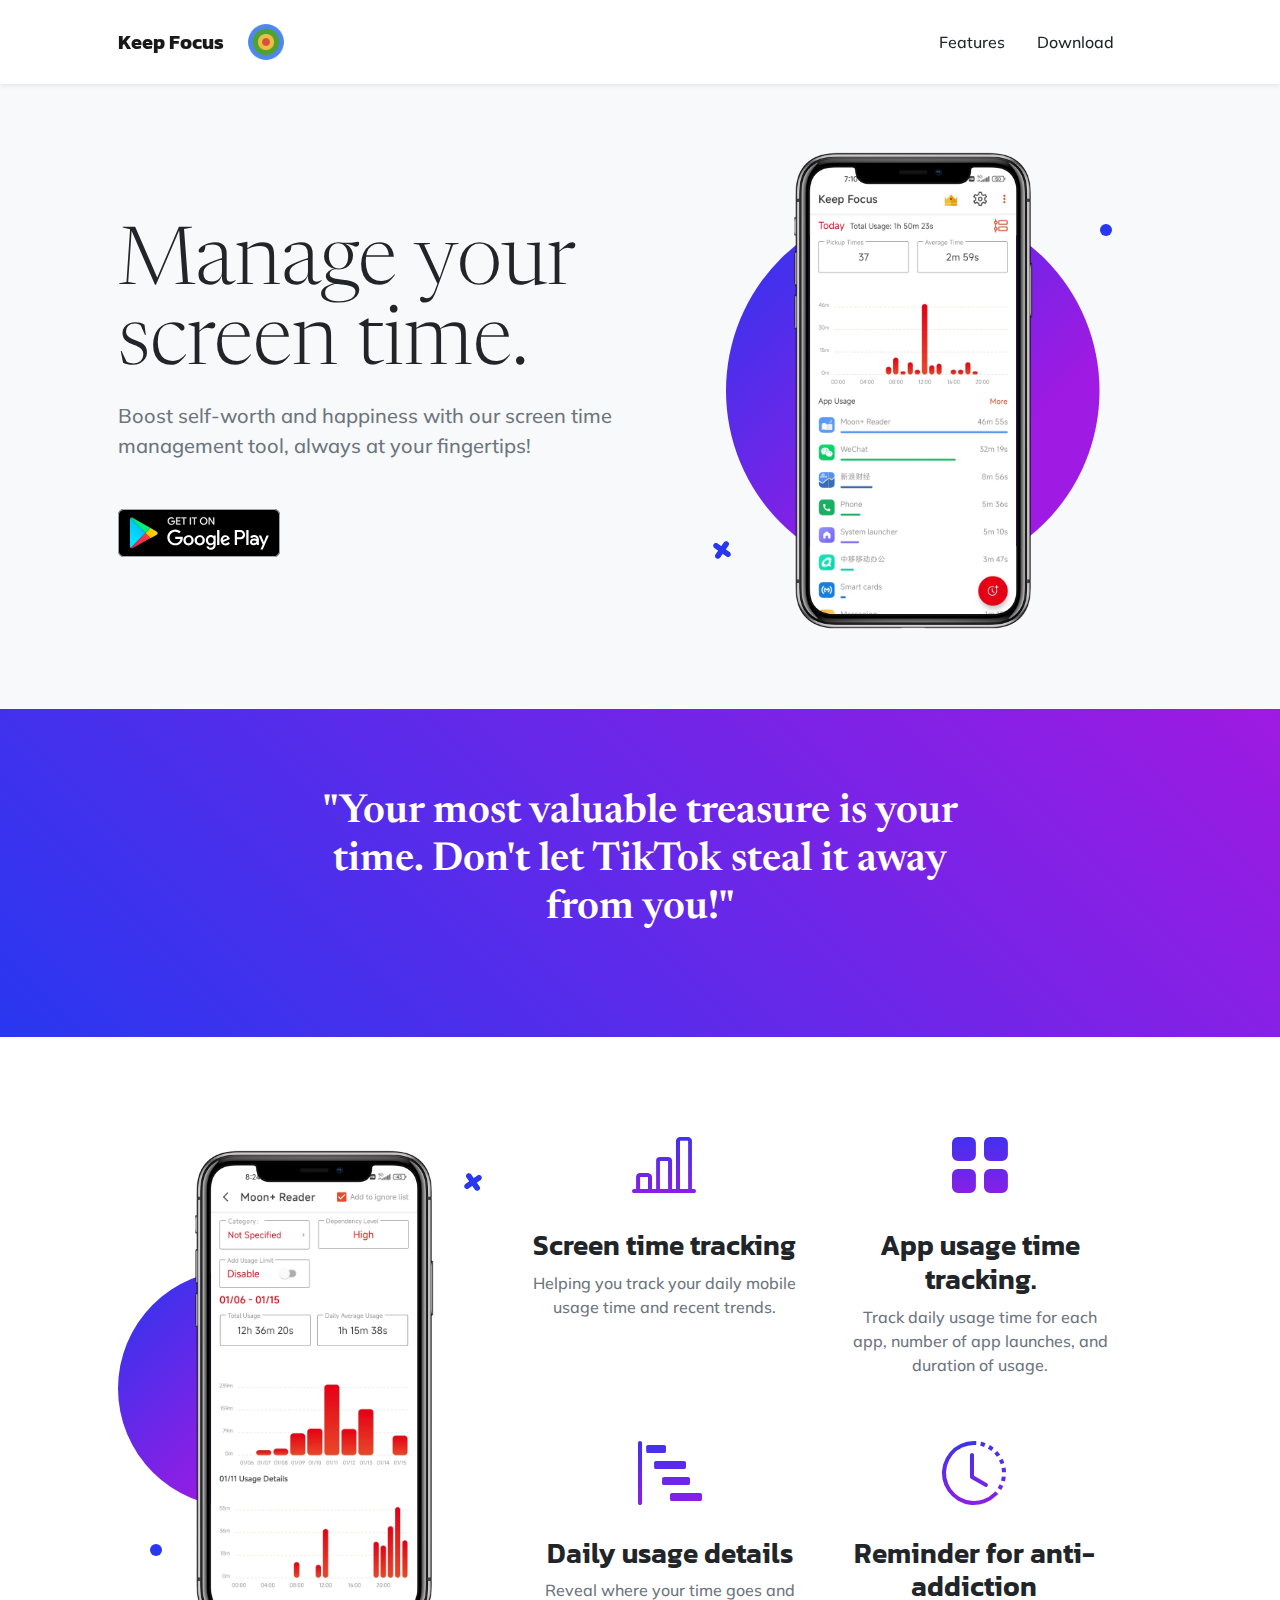
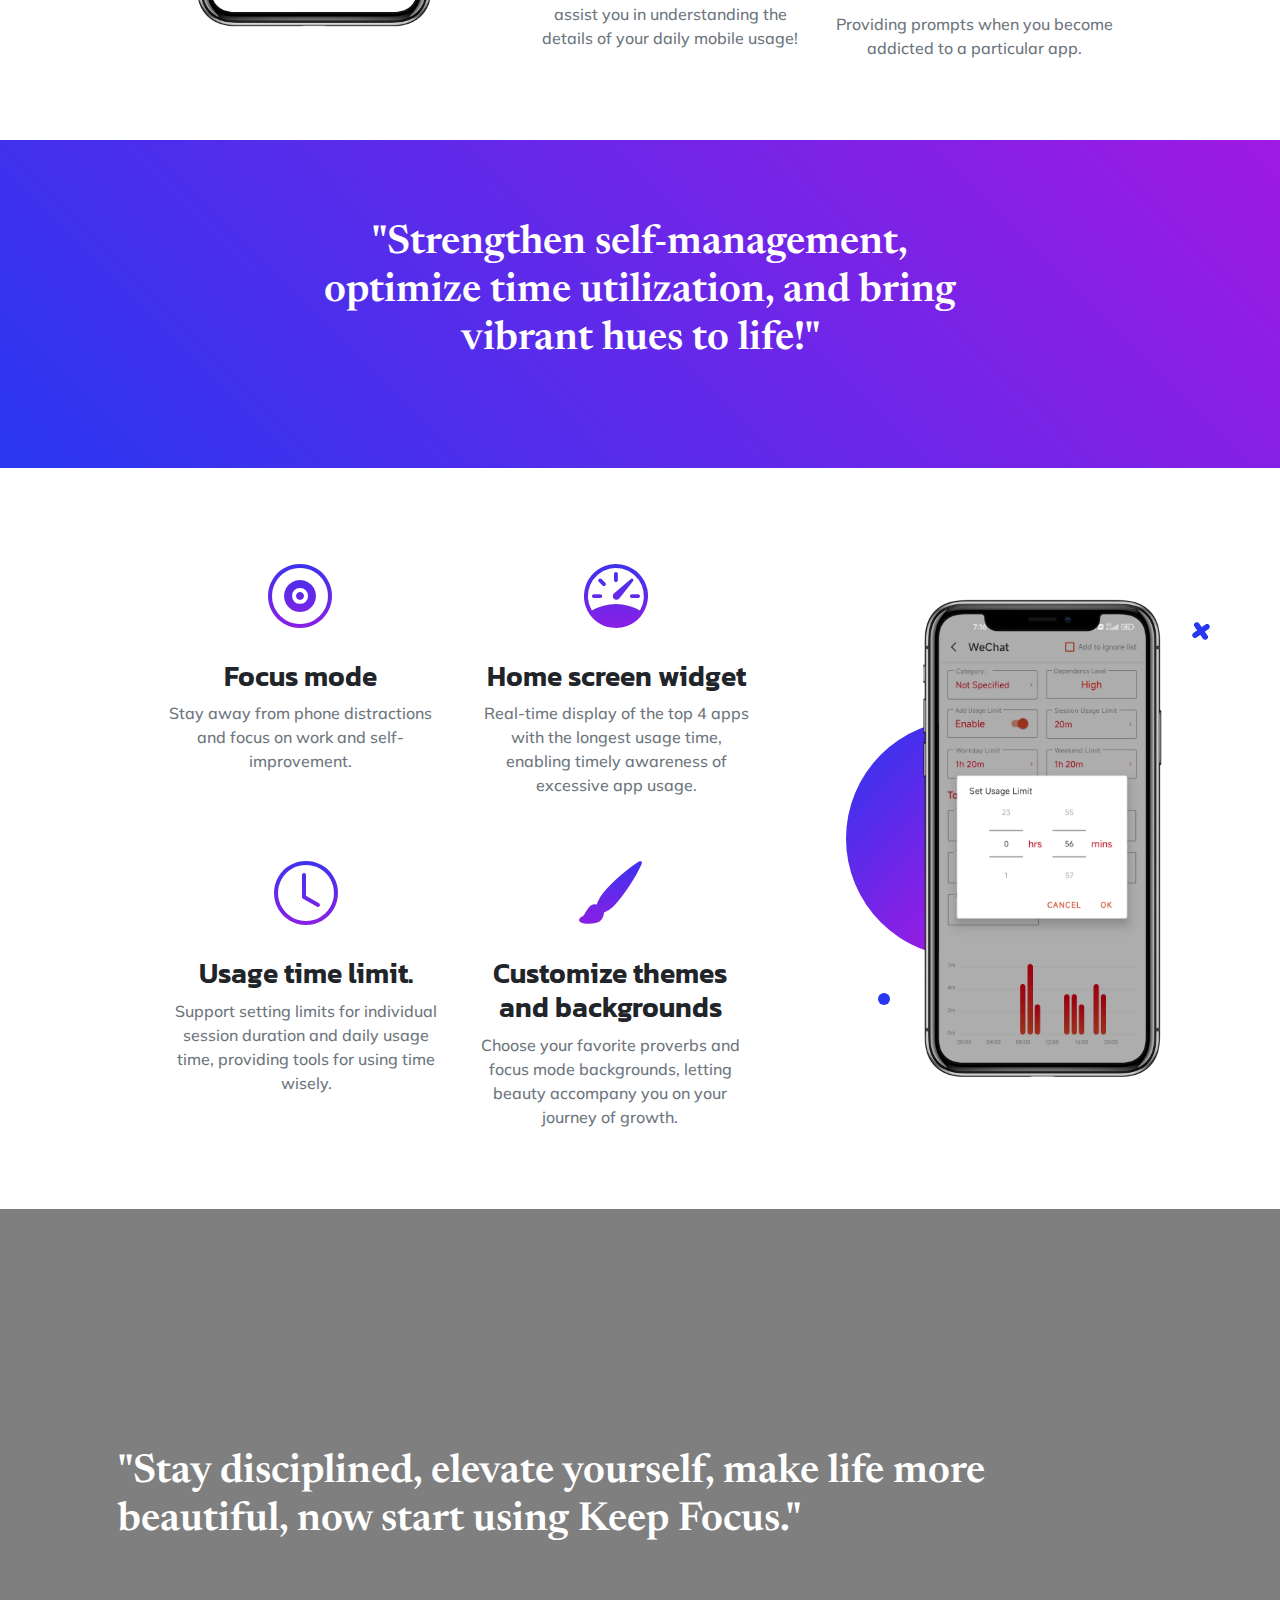
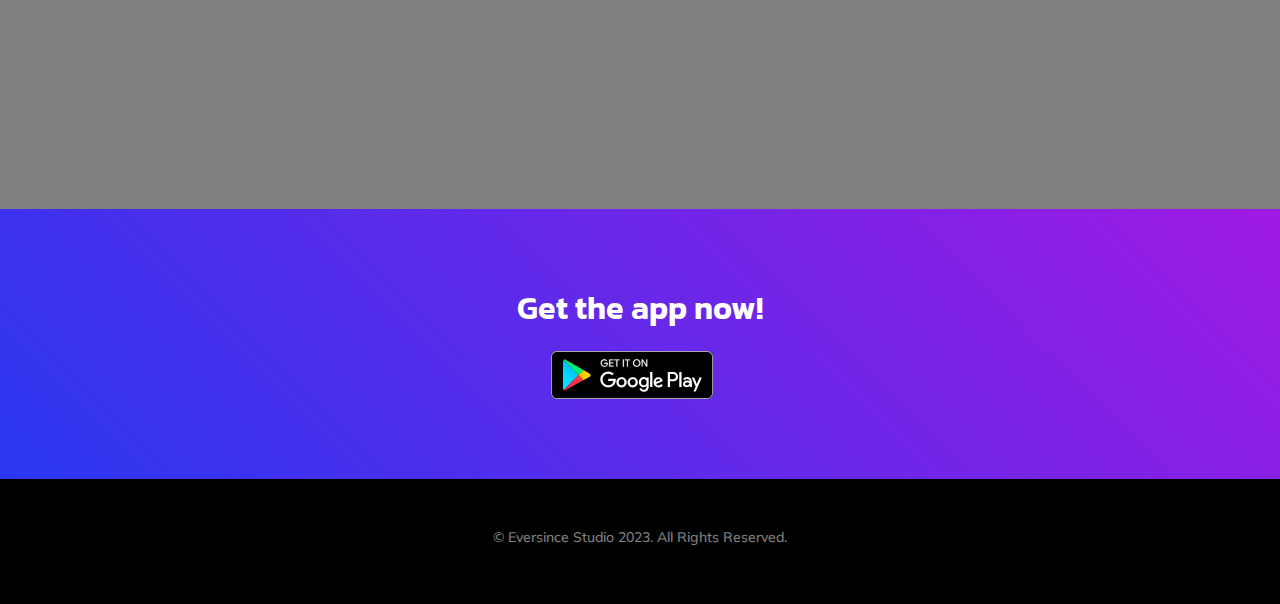
<file: index.html>
<!DOCTYPE html>
<html lang="en">
    <head>
        <meta charset="utf-8" />
        <meta name="viewport" content="width=device-width, initial-scale=1, shrink-to-fit=no" />
        <meta name="description" content="" />
        <meta name="author" content="" />
        <title>KeepFocus - Manage Your Screen Time</title>
        <link rel="icon" type="image/x-icon" href="assets/favicon.ico" />
        <!-- Bootstrap icons-->
        <link href="https://cdn.jsdelivr.net/npm/bootstrap-icons@1.5.0/font/bootstrap-icons.css" rel="stylesheet" />
        <!-- Google fonts-->
        <link rel="preconnect" href="https://fonts.gstatic.com" />
        <link href="https://fonts.googleapis.com/css2?family=Newsreader:ital,wght@0,600;1,600&amp;display=swap" rel="stylesheet" />
        <link href="https://fonts.googleapis.com/css2?family=Mulish:ital,wght@0,300;0,500;0,600;0,700;1,300;1,500;1,600;1,700&amp;display=swap" rel="stylesheet" />
        <link href="https://fonts.googleapis.com/css2?family=Kanit:ital,wght@0,400;1,400&amp;display=swap" rel="stylesheet" />
        <!-- Core theme CSS (includes Bootstrap)-->
        <link href="css/styles.css" rel="stylesheet" />
    </head>
    <body id="page-top">
        <!-- Navigation-->
        <nav class="navbar navbar-expand-lg navbar-light fixed-top shadow-sm" id="mainNav">
            <div class="container px-5">
                <a class="navbar-brand fw-bold" href="#page-top">Keep Focus</a>
                <img style="max-width: 5%; height: 5%" src="assets/img/logo.png" />
                <button class="navbar-toggler" type="button" data-bs-toggle="collapse" data-bs-target="#navbarResponsive" aria-controls="navbarResponsive" aria-expanded="false" aria-label="Toggle navigation">
                    Menu
                    <i class="bi-list"></i>
                </button>
                <div class="collapse navbar-collapse" id="navbarResponsive">
                    <ul class="navbar-nav ms-auto me-4 my-3 my-lg-0">
                        <li class="nav-item"><a class="nav-link me-lg-3" href="#features">Features</a></li>
                        <li class="nav-item"><a class="nav-link me-lg-3" href="#download">Download</a></li>
                    </ul>
                </div>
            </div>
        </nav>
        <!-- Mashead header-->
        <header class="masthead">
            <div class="container px-5">
                <div class="row gx-5 align-items-center">
                    <div class="col-lg-6">
                        <!-- Mashead text and app badges-->
                        <div class="mb-5 mb-lg-0 text-center text-lg-start">
                            <h1 class="display-1 lh-1 mb-3">Manage your screen time.</h1>
                            <p class="lead fw-normal text-muted mb-5">Boost self-worth and happiness with our screen time management tool, always at your fingertips!</p>
                            <div class="d-flex flex-column flex-lg-row align-items-center">
                                <a class="me-lg-3 mb-4 mb-lg-0" href="https://play.google.com/store/apps/details?id=com.eversince.xtime"><img class="app-badge" src="assets/img/google-play-badge.svg" alt="..." /></a>
                            </div>
                        </div>
                    </div>
                    <div class="col-lg-6">
                        <!-- Masthead device mockup feature-->
                        <div class="masthead-device-mockup">
                            <svg class="circle" viewBox="0 0 100 100" xmlns="http://www.w3.org/2000/svg">
                                <defs>
                                    <linearGradient id="circleGradient" gradientTransform="rotate(45)">
                                        <stop class="gradient-start-color" offset="0%"></stop>
                                        <stop class="gradient-end-color" offset="100%"></stop>
                                    </linearGradient>
                                </defs>
                                <circle cx="50" cy="50" r="50"></circle></svg
                            ><svg class="shape-1 d-none d-sm-block" viewBox="0 0 240.83 240.83" xmlns="http://www.w3.org/2000/svg">
                                <rect x="-32.54" y="78.39" width="305.92" height="84.05" rx="42.03" transform="translate(120.42 -49.88) rotate(45)"></rect>
                                <rect x="-32.54" y="78.39" width="305.92" height="84.05" rx="42.03" transform="translate(-49.88 120.42) rotate(-45)"></rect></svg
                            ><svg class="shape-2 d-none d-sm-block" viewBox="0 0 100 100" xmlns="http://www.w3.org/2000/svg"><circle cx="50" cy="50" r="50"></circle></svg>
                            <div class="device-wrapper">
                                <div class="device" data-device="iPhoneX" data-orientation="portrait" data-color="black">
                                    <div class="screen bg-black">
                                        <!-- PUT CONTENTS HERE:-->
                                        <!-- * * This can be a video, image, or just about anything else.-->
                                        <!-- * * Set the max width of your media to 100% and the height to-->
                                        <!-- * * 100% like the demo example below.-->
                                        <img style="max-width: 100%; height: 100%" src="assets/img/home.jpg" />
                                    </div>
                                </div>
                            </div>
                        </div>
                    </div>
                </div>
            </div>
        </header>
        <!-- Quote/testimonial aside-->
        <aside class="text-center bg-gradient-primary-to-secondary">
            <div class="container px-5">
                <div class="row gx-5 justify-content-center">
                    <div class="col-xl-8"><div class="h2 fs-1 text-white mb-4">"Your most valuable treasure is your time. Don't let TikTok steal it away from you!"</div></div>
                </div>
            </div>
        </aside>
        <!-- App features section-->
        <section id="features">
            <div class="container px-5">
                <div class="row gx-5 align-items-center">
                    <div class="col-lg-8 order-lg-1 mb-5 mb-lg-0">
                        <div class="container-fluid px-5">
                            <div class="row gx-5">
                                <div class="col-md-6 mb-5">
                                    <!-- Feature item-->
                                    <div class="text-center">
                                        <i class="bi-bar-chart-line icon-feature text-gradient d-block mb-3"></i>
                                        <h3 class="font-alt">Screen time tracking</h3>
                                        <p class="text-muted mb-0">Helping you track your daily mobile usage time and recent trends.</p>
                                    </div>
                                </div>
                                <div class="col-md-6 mb-5">
                                    <!-- Feature item-->
                                    <div class="text-center">
                                        <i class="bi-grid-fill icon-feature text-gradient d-block mb-3"></i>
                                        <h3 class="font-alt">App usage time tracking.</h3>
                                        <p class="text-muted mb-0">Track daily usage time for each app, number of app launches, and duration of usage.</p>
                                    </div>
                                </div>
                            </div>
                            <div class="row">
                                <div class="col-md-6 mb-5 mb-md-0">
                                    <!-- Feature item-->
                                    <div class="text-center">
                                        <i class="bi-bar-chart-steps icon-feature text-gradient d-block mb-3"></i>
                                        <h3 class="font-alt">Daily usage details</h3>
                                        <p class="text-muted mb-0">Reveal where your time goes and assist you in understanding the details of your daily mobile usage!</p>
                                    </div>
                                </div>
                                <div class="col-md-6">
                                    <!-- Feature item-->
                                    <div class="text-center">
                                        <i class="bi-clock-history icon-feature text-gradient d-block mb-3"></i>
                                        <h3 class="font-alt">Reminder for anti-addiction</h3>
                                        <p class="text-muted mb-0">Providing prompts when you become addicted to a particular app.</p>
                                    </div>
                                </div>
                            </div>
                        </div>
                    </div>
                    <div class="col-lg-4 order-lg-0">
                        <!-- Features section device mockup-->
                        <div class="features-device-mockup">
                            <svg class="circle" viewBox="0 0 100 100" xmlns="http://www.w3.org/2000/svg">
                                <defs>
                                    <linearGradient id="circleGradient" gradientTransform="rotate(45)">
                                        <stop class="gradient-start-color" offset="0%"></stop>
                                        <stop class="gradient-end-color" offset="100%"></stop>
                                    </linearGradient>
                                </defs>
                                <circle cx="50" cy="50" r="50"></circle></svg
                            ><svg class="shape-1 d-none d-sm-block" viewBox="0 0 240.83 240.83" xmlns="http://www.w3.org/2000/svg">
                                <rect x="-32.54" y="78.39" width="305.92" height="84.05" rx="42.03" transform="translate(120.42 -49.88) rotate(45)"></rect>
                                <rect x="-32.54" y="78.39" width="305.92" height="84.05" rx="42.03" transform="translate(-49.88 120.42) rotate(-45)"></rect></svg
                            ><svg class="shape-2 d-none d-sm-block" viewBox="0 0 100 100" xmlns="http://www.w3.org/2000/svg"><circle cx="50" cy="50" r="50"></circle></svg>
                            <div class="device-wrapper">
                                <div class="device" data-device="iPhoneX" data-orientation="portrait" data-color="black">
                                    <div class="screen bg-black">
                                        <!-- PUT CONTENTS HERE:-->
                                        <!-- * * This can be a video, image, or just about anything else.-->
                                        <!-- * * Set the max width of your media to 100% and the height to-->
                                        <!-- * * 100% like the demo example below.-->
                                        <img style="max-width: 100%; height: 100%" src="assets/img/chart.jpg" />
                                    </div>
                                </div>
                            </div>
                        </div>
                    </div>
                </div>
            </div>
        </section>
        <!-- Quote/testimonial aside-->
        <aside class="text-center bg-gradient-primary-to-secondary">
            <div class="container px-5">
                <div class="row gx-5 justify-content-center">
                    <div class="col-xl-8"><div class="h2 fs-1 text-white mb-4">"Strengthen self-management, optimize time utilization, and bring vibrant hues to life!"</div></div>
                </div>
            </div>
        </aside>
        <!-- App features section-->
        <section id="features">
            <div class="container px-5">
                <div class="row gx-5 align-items-center">
                    <div class="col-lg-4 order-lg-1">
                        <!-- Features section device mockup-->
                        <div class="features-device-mockup">
                            <svg class="circle" viewBox="0 0 100 100" xmlns="http://www.w3.org/2000/svg">
                                <defs>
                                    <linearGradient id="circleGradient" gradientTransform="rotate(45)">
                                        <stop class="gradient-start-color" offset="0%"></stop>
                                        <stop class="gradient-end-color" offset="100%"></stop>
                                    </linearGradient>
                                </defs>
                                <circle cx="50" cy="50" r="50"></circle></svg
                            ><svg class="shape-1 d-none d-sm-block" viewBox="0 0 240.83 240.83" xmlns="http://www.w3.org/2000/svg">
                                <rect x="-32.54" y="78.39" width="305.92" height="84.05" rx="42.03" transform="translate(120.42 -49.88) rotate(45)"></rect>
                                <rect x="-32.54" y="78.39" width="305.92" height="84.05" rx="42.03" transform="translate(-49.88 120.42) rotate(-45)"></rect></svg
                            ><svg class="shape-2 d-none d-sm-block" viewBox="0 0 100 100" xmlns="http://www.w3.org/2000/svg"><circle cx="50" cy="50" r="50"></circle></svg>
                            <div class="device-wrapper">
                                <div class="device" data-device="iPhoneX" data-orientation="portrait" data-color="black">
                                    <div class="screen bg-black">
                                        <!-- PUT CONTENTS HERE:-->
                                        <!-- * * This can be a video, image, or just about anything else.-->
                                        <!-- * * Set the max width of your media to 100% and the height to-->
                                        <!-- * * 100% like the demo example below.-->
                                        <img style="max-width: 100%; height: 100%" src="assets/img/chart2.jpg" />
                                    </div>
                                </div>
                            </div>
                        </div>
                    </div>
                    <div class="col-lg-8 order-lg-0 mb-5 mb-lg-0">
                        <div class="container-fluid px-5">
                            <div class="row gx-5">
                                <div class="col-md-6 mb-5">
                                    <!-- Feature item-->
                                    <div class="text-center">
                                        <i class="bi-vinyl icon-feature text-gradient d-block mb-3"></i>
                                        <h3 class="font-alt">Focus mode</h3>
                                        <p class="text-muted mb-0">Stay away from phone distractions and focus on work and self-improvement.</p>
                                    </div>
                                </div>
                                <div class="col-md-6 mb-5">
                                    <!-- Feature item-->
                                    <div class="text-center">
                                        <i class="bi-speedometer icon-feature text-gradient d-block mb-3"></i>
                                        <h3 class="font-alt">Home screen widget</h3>
                                        <p class="text-muted mb-0">Real-time display of the top 4 apps with the longest usage time, enabling timely awareness of excessive app usage.</p>
                                    </div>
                                </div>
                            </div>
                            <div class="row">
                                <div class="col-md-6 mb-5 mb-md-0">
                                    <!-- Feature item-->
                                    <div class="text-center">
                                        <i class="bi-clock icon-feature text-gradient d-block mb-3"></i>
                                        <h3 class="font-alt">Usage time limit.</h3>
                                        <p class="text-muted mb-0">Support setting limits for individual session duration and daily usage time, providing tools for using time wisely.</p>
                                    </div>
                                </div>
                                <div class="col-md-6">
                                    <!-- Feature item-->
                                    <div class="text-center">
                                        <i class="bi-brush-fill icon-feature text-gradient d-block mb-3"></i>
                                        <h3 class="font-alt">Customize themes and backgrounds</h3>
                                        <p class="text-muted mb-0">Choose your favorite proverbs and focus mode backgrounds, letting beauty accompany you on your journey of growth.</p>
                                    </div>
                                </div>
                            </div>
                        </div>
                    </div>
                </div>
            </div>
        </section>
        <!-- Call to action section-->
        <section class="cta">
            <div class="cta-content">
                <div class="container px-5"><div class="h2 fs-1 text-white mb-4">"Stay disciplined, elevate yourself, make life more beautiful, now start using Keep Focus."</div></div>
            </div>
        </section>
        <!-- App badge section-->
        <section class="bg-gradient-primary-to-secondary" id="download">
            <div class="container px-5">
                <h2 class="text-center text-white font-alt mb-4">Get the app now!</h2>
                <div class="d-flex flex-column flex-lg-row align-items-center justify-content-center">
                    <a class="me-lg-3 mb-4 mb-lg-0" href="https://play.google.com/store/apps/details?id=com.eversince.xtime"><img class="app-badge" src="assets/img/google-play-badge.svg" alt="..." /></a>
                </div>
            </div>
        </section>
        <!-- Footer-->
        <footer class="bg-black text-center py-5">
            <div class="container px-5">
                <div class="text-white-50 small"><div class="mb-2">&copy; Eversince Studio 2023. All Rights Reserved.</div></div>
            </div>
        </footer>
        <!-- Feedback Modal-->
        <div class="modal fade" id="feedbackModal" tabindex="-1" aria-labelledby="feedbackModalLabel" aria-hidden="true">
            <div class="modal-dialog modal-dialog-centered">
                <div class="modal-content">
                    <div class="modal-header bg-gradient-primary-to-secondary p-4">
                        <h5 class="modal-title font-alt text-white" id="feedbackModalLabel">Send feedback</h5>
                        <button class="btn-close btn-close-white" type="button" data-bs-dismiss="modal" aria-label="Close"></button>
                    </div>
                    <div class="modal-body border-0 p-4">
                        <!-- * * * * * * * * * * * * * * *-->
                        <!-- * * SB Forms Contact Form * *-->
                        <!-- * * * * * * * * * * * * * * *-->
                        <!-- This form is pre-integrated with SB Forms.-->
                        <!-- To make this form functional, sign up at-->
                        <!-- https://startbootstrap.com/solution/contact-forms-->
                        <!-- to get an API token!-->
                        <form id="contactForm" data-sb-form-api-token="API_TOKEN">
                            <!-- Name input-->
                            <div class="form-floating mb-3">
                                <input class="form-control" id="name" type="text" placeholder="Enter your name..." data-sb-validations="required" />
                                <label for="name">Full name</label>
                                <div class="invalid-feedback" data-sb-feedback="name:required">A name is required.</div>
                            </div>
                            <!-- Email address input-->
                            <div class="form-floating mb-3">
                                <input class="form-control" id="email" type="email" placeholder="name@example.com" data-sb-validations="required,email" />
                                <label for="email">Email address</label>
                                <div class="invalid-feedback" data-sb-feedback="email:required">An email is required.</div>
                                <div class="invalid-feedback" data-sb-feedback="email:email">Email is not valid.</div>
                            </div>
                            <!-- Phone number input-->
                            <div class="form-floating mb-3">
                                <input class="form-control" id="phone" type="tel" placeholder="(123) 456-7890" data-sb-validations="required" />
                                <label for="phone">Phone number</label>
                                <div class="invalid-feedback" data-sb-feedback="phone:required">A phone number is required.</div>
                            </div>
                            <!-- Message input-->
                            <div class="form-floating mb-3">
                                <textarea class="form-control" id="message" type="text" placeholder="Enter your message here..." style="height: 10rem" data-sb-validations="required"></textarea>
                                <label for="message">Message</label>
                                <div class="invalid-feedback" data-sb-feedback="message:required">A message is required.</div>
                            </div>
                            <!-- Submit success message-->
                            <!---->
                            <!-- This is what your users will see when the form-->
                            <!-- has successfully submitted-->
                            <div class="d-none" id="submitSuccessMessage">
                                <div class="text-center mb-3">
                                    <div class="fw-bolder">Form submission successful!</div>
                                    To activate this form, sign up at
                                    <br />
                                    <a href="https://startbootstrap.com/solution/contact-forms">https://startbootstrap.com/solution/contact-forms</a>
                                </div>
                            </div>
                            <!-- Submit error message-->
                            <!---->
                            <!-- This is what your users will see when there is-->
                            <!-- an error submitting the form-->
                            <div class="d-none" id="submitErrorMessage"><div class="text-center text-danger mb-3">Error sending message!</div></div>
                            <!-- Submit Button-->
                            <div class="d-grid"><button class="btn btn-primary rounded-pill btn-lg disabled" id="submitButton" type="submit">Submit</button></div>
                        </form>
                    </div>
                </div>
            </div>
        </div>
        <!-- Bootstrap core JS-->
        <script src="https://cdn.jsdelivr.net/npm/bootstrap@5.2.3/dist/js/bootstrap.bundle.min.js"></script>
        <!-- Core theme JS-->
        <script src="js/scripts.js"></script>
        <!-- * * * * * * * * * * * * * * * * * * * * * * * * * * * * * * * * * * * * * * * *-->
        <!-- * *                               SB Forms JS                               * *-->
        <!-- * * Activate your form at https://startbootstrap.com/solution/contact-forms * *-->
        <!-- * * * * * * * * * * * * * * * * * * * * * * * * * * * * * * * * * * * * * * * *-->
        <script src="https://cdn.startbootstrap.com/sb-forms-latest.js"></script>
    </body>
</html>
</file>
